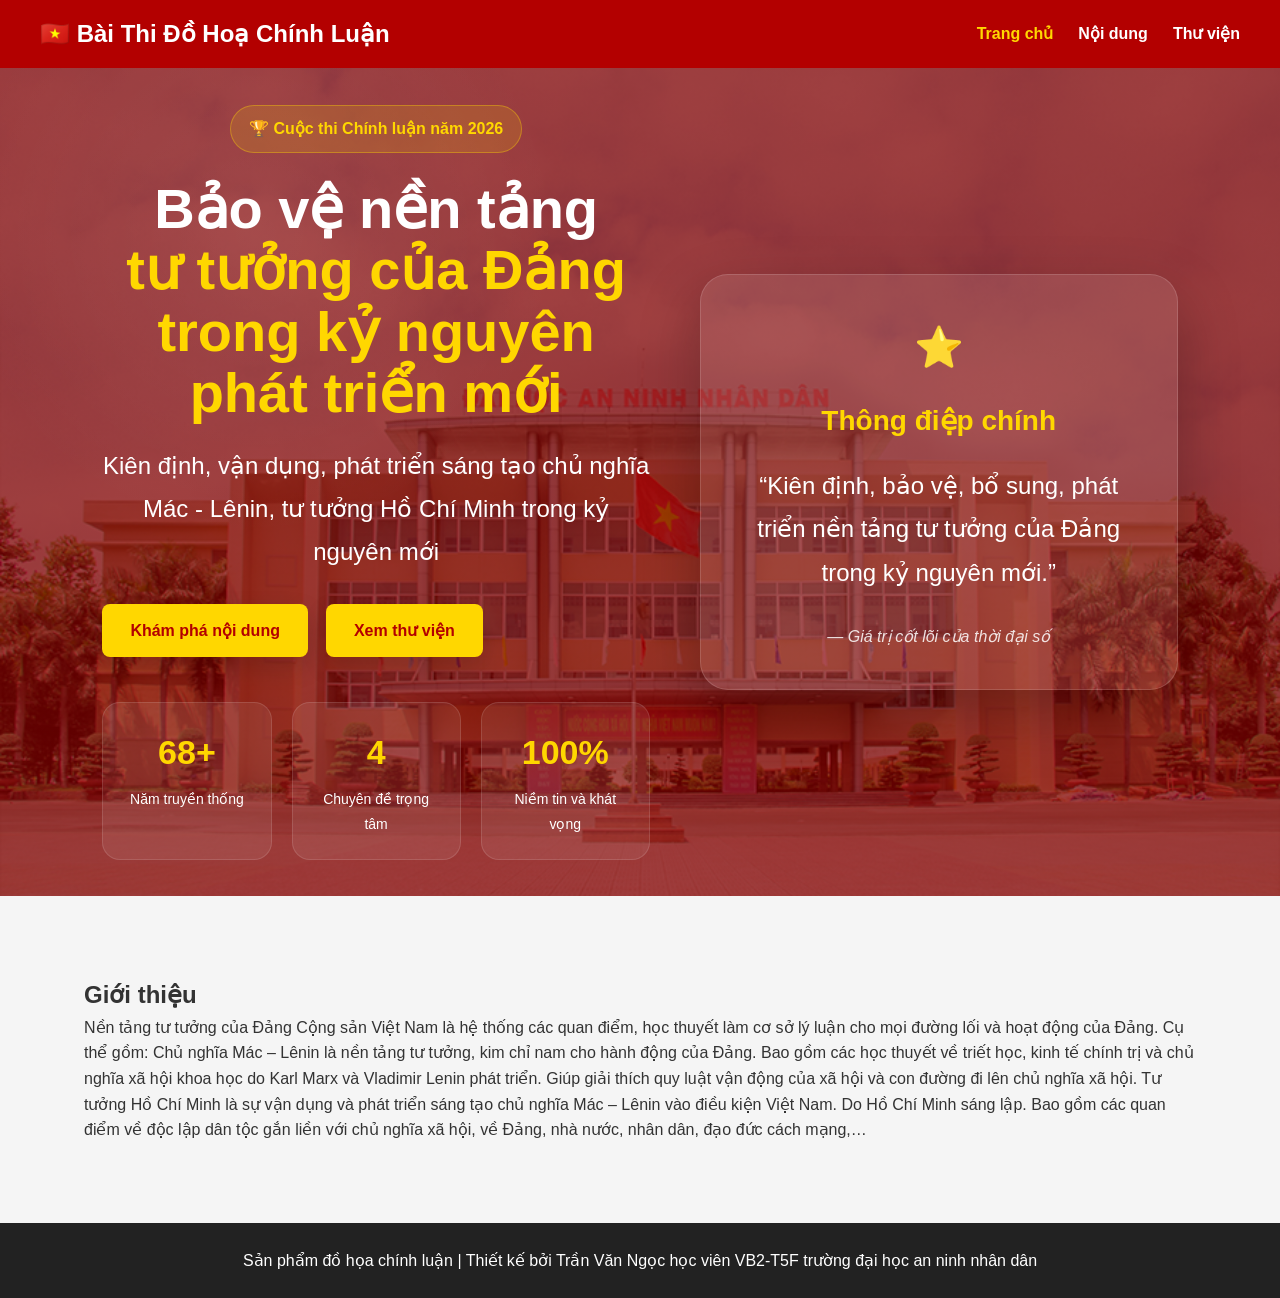
<file: index.html>
<!DOCTYPE html>
<html lang="vi">
<head>
    <meta charset="UTF-8">
    <meta name="viewport" content="width=device-width, initial-scale=1.0">
    <title>Bảo vệ nền tảng tư tưởng của Đảng</title>
    <link rel="stylesheet" href="style.css">
</head>
<body>
<header>
    <nav class="navbar">
        <div class="logo">🇻🇳 Bài Thi Đồ Hoạ Chính Luận</div>
        <ul>
            <li><a href="index.html" class="active">Trang chủ</a></li>
            <li><a href="about.html">Nội dung</a></li>
            <li><a href="gallery.html">Thư viện</a></li>
        </ul>
    </nav>
</header>
<section class="hero modern-hero">
    <div class="hero-content">
        <span class="hero-badge">🏆 Cuộc thi Chính luận năm 2026</span>
        <h1>Bảo vệ nền tảng<br><span>tư tưởng của Đảng trong kỷ nguyên phát triển mới<br></span></h1>
        <p>
            Kiên định, vận dụng, phát triển sáng tạo chủ nghĩa Mác - Lênin, tư tưởng
Hồ Chí Minh trong kỷ nguyên mới
        </p>

        <div class="hero-buttons">
            <a href="about.html" class="btn">Khám phá nội dung</a>
            <a href="gallery.html" class="btn btn-outline">Xem thư viện</a>
        </div>

        <div class="hero-stats">
            <div class="stat"><h3>80+</h3><span>Năm truyền thống</span></div>
            <div class="stat"><h3>4</h3><span>Chuyên đề trọng tâm</span></div>
            <div class="stat"><h3>100%</h3><span>Niềm tin và khát vọng</span></div>
        </div>
    </div>
    <div class="hero-card">
        <div class="quote-icon">⭐</div>
        <h3>Thông điệp chính</h3>
        <p>
            “Kiên định, bảo vệ, bổ sung, phát triển nền tảng tư tưởng của
Đảng trong kỷ nguyên mới.” 
        </p>
        <div class="quote-author">— Giá trị cốt lõi của thời đại số</div>
    </div>
</section>

<section class="intro container">
    <h2>Giới thiệu</h2>
    <p>
        Nền tảng tư tưởng của Đảng Cộng sản Việt Nam là hệ thống các quan điểm, học thuyết làm cơ sở lý luận cho mọi đường lối và hoạt động của Đảng. Cụ thể gồm: Chủ nghĩa Mác – Lênin là nền tảng tư tưởng, kim chỉ nam cho hành động của Đảng. Bao gồm các học thuyết về triết học, kinh tế chính trị và chủ nghĩa xã hội khoa học do Karl Marx và Vladimir Lenin phát triển. Giúp giải thích quy luật vận động của xã hội và con đường đi lên chủ nghĩa xã hội. Tư tưởng Hồ Chí Minh là sự vận dụng và phát triển sáng tạo chủ nghĩa Mác – Lênin vào điều kiện Việt Nam. Do Hồ Chí Minh sáng lập. Bao gồm các quan điểm về độc lập dân tộc gắn liền với chủ nghĩa xã hội, về Đảng, nhà nước, nhân dân, đạo đức cách mạng,…
    </p>
</section>

<footer>
    <p> Sản phẩm đồ họa chính luận | Thiết kế bởi Trần Văn Ngọc học viên VB2-T5F trường đại học an ninh nhân dân</p>
</footer>

<script src="script.js"></script>
</body>
</html>
</file>
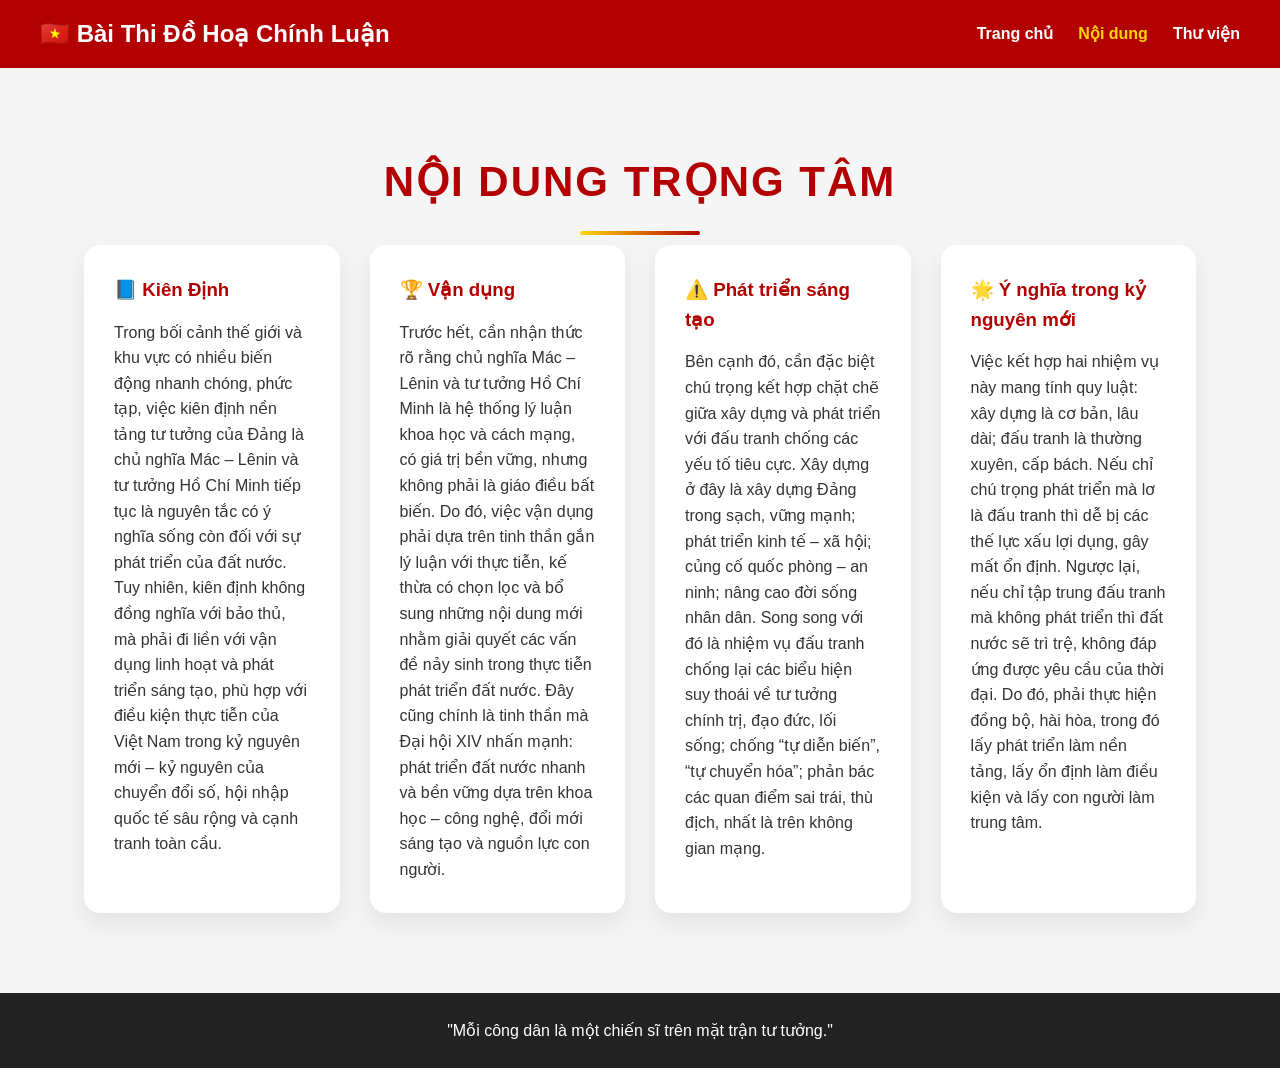
<file: about.html>
<!DOCTYPE html>
<html lang="vi">
<head>
    <meta charset="UTF-8">
    <meta name="viewport" content="width=device-width, initial-scale=1.0">
    <title>Nội dung chính luận</title>
    <link rel="stylesheet" href="style.css">
</head>
<body>

<header>
    <nav class="navbar">
        <div class="logo">🇻🇳 Bài Thi Đồ Hoạ Chính Luận</div>
        <ul>
            <li><a href="index.html">Trang chủ</a></li>
            <li><a href="about.html" class="active">Nội dung</a></li>
            <li><a href="gallery.html">Thư viện</a></li>
        </ul>
    </nav>
</header>
<section class="container">
    <h1 class="page-title">Nội dung trọng tâm</h1>

    <div class="grid">
        <div class="card">
            <h3>📘 Kiên Định</h3>
            <p>Trong bối cảnh thế giới và khu vực có nhiều biến động nhanh chóng, phức tạp, việc kiên định nền tảng tư tưởng của Đảng là chủ nghĩa Mác – Lênin và tư tưởng Hồ Chí Minh tiếp tục là nguyên tắc có ý nghĩa sống còn đối với sự phát triển của đất nước. Tuy nhiên, kiên định không đồng nghĩa với bảo thủ, mà phải đi liền với vận dụng linh hoạt và phát triển sáng tạo, phù hợp với điều kiện thực tiễn của Việt Nam trong kỷ nguyên mới – kỷ nguyên của chuyển đổi số, hội nhập quốc tế sâu rộng và cạnh tranh toàn cầu.
</p>
        </div>

        <div class="card">
            <h3>🏆 Vận dụng</h3>
            <p>Trước hết, cần nhận thức rõ rằng chủ nghĩa Mác – Lênin và tư tưởng Hồ Chí Minh là hệ thống lý luận khoa học và cách mạng, có giá trị bền vững, nhưng không phải là giáo điều bất biến. Do đó, việc vận dụng phải dựa trên tinh thần gắn lý luận với thực tiễn, kế thừa có chọn lọc và bổ sung những nội dung mới nhằm giải quyết các vấn đề nảy sinh trong thực tiễn phát triển đất nước. Đây cũng chính là tinh thần mà Đại hội XIV nhấn mạnh: phát triển đất nước nhanh và bền vững dựa trên khoa học – công nghệ, đổi mới sáng tạo và nguồn lực con người.
</p>
        </div>

        <div class="card">
            <h3>⚠️ Phát triển sáng tạo</h3>
            <p>Bên cạnh đó, cần đặc biệt chú trọng kết hợp chặt chẽ giữa xây dựng và phát triển với đấu tranh chống các yếu tố tiêu cực. Xây dựng ở đây là xây dựng Đảng trong sạch, vững mạnh; phát triển kinh tế – xã hội; củng cố quốc phòng – an ninh; nâng cao đời sống nhân dân. Song song với đó là nhiệm vụ đấu tranh chống lại các biểu hiện suy thoái về tư tưởng chính trị, đạo đức, lối sống; chống “tự diễn biến”, “tự chuyển hóa”; phản bác các quan điểm sai trái, thù địch, nhất là trên không gian mạng.</p>
        </div>
<div class="card">
            <h3>🌟 Ý nghĩa trong kỷ nguyên mới</h3>
            <p>Việc kết hợp hai nhiệm vụ này mang tính quy luật: xây dựng là cơ bản, lâu dài; đấu tranh là thường xuyên, cấp bách. Nếu chỉ chú trọng phát triển mà lơ là đấu tranh thì dễ bị các thế lực xấu lợi dụng, gây mất ổn định. Ngược lại, nếu chỉ tập trung đấu tranh mà không phát triển thì đất nước sẽ trì trệ, không đáp ứng được yêu cầu của thời đại. Do đó, phải thực hiện đồng bộ, hài hòa, trong đó lấy phát triển làm nền tảng, lấy ổn định làm điều kiện và lấy con người làm trung tâm.</p>
        </div>
    </div>
</section>

<footer>
    <p>"Mỗi công dân là một chiến sĩ trên mặt trận tư tưởng." </p>
</footer>

</body>
</html>
</file>
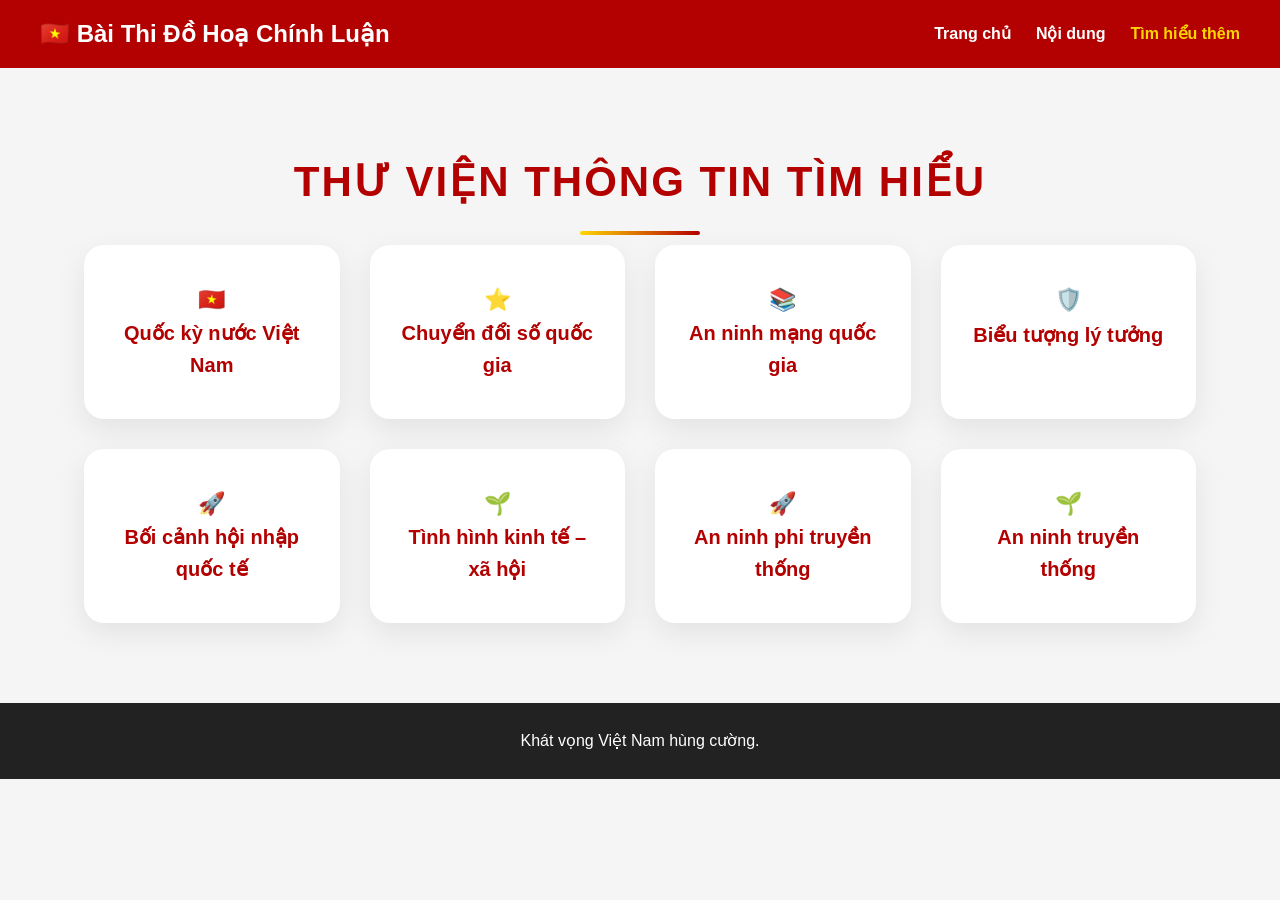
<file: gallery.html>
<!DOCTYPE html>
<html lang="vi">
<head>
    <meta charset="UTF-8">
    <meta name="viewport" content="width=device-width, initial-scale=1.0">
    <title>Thư viện thông tin tìm hiểu</title>
    <link rel="stylesheet" href="style.css">
</head>
<body>

<header>
    <nav class="navbar">
        <div class="logo">🇻🇳 Bài Thi Đồ Hoạ Chính Luận</div>
        <ul>
            <li><a href="index.html">Trang chủ</a></li>
            <li><a href="about.html">Nội dung</a></li>
            <li><a href="gallery.html" class="active">Tìm hiểu thêm</a></li>
        </ul>
    </nav>
</header>
<section class="container">
    <h1 class="page-title">Thư viện thông tin tìm hiểu</h1>
    <div class="gallery">
        <div class="gallery-item">🇻🇳 <a href="https://chinhphu.vn/quoc-ky-quoc-huy-quoc-ca-tuyen-ngon-68378" target="_blank"> Quốc kỳ nước Việt Nam
        </a></div>
        <div class="gallery-item">⭐ <a href="https://chinhphu.vn/default.aspx?pageid=27160&docid=200163" target="_blank"> Chuyển đổi số quốc gia
        </a></div>
        <div class="gallery-item">📚 <a href="https://www.nca.org.vn/home?l=vi" target="_blank"> An ninh mạng quốc gia
        </a></div>
        <div class="gallery-item">🛡️ <a href="https://cand.vn/bieu-tuong-cua-viet-nam-la-gi-post8330.html" target="_blank"> Biểu tượng lý tưởng
        </a></div>
        <div class="gallery-item">🚀 <a href="https://baochinhphu.vn/vuon-minh-trong-hoi-nhap-quoc-te-102250403103503168.htm" target="_blank"> Bối cảnh hội nhập quốc tế
        </a></div>
        <div class="gallery-item">🌱 <a href="https://chinhphu.vn/tinh-hinh-thuc-hien-phat-trien-kinh-texa-hoi" target="_blank"> Tình hình kinh tế – xã hội
        </a></div>
        <div class="gallery-item">🚀 <a href="https://thuvienphapluat.vn/lao-dong-tien-luong/an-ninh-phi-truyen-thong-la-gi-vi-du-bai-thu-hoach-an-ninh-phi-truyen-thong-cho-cong-chuc-vien-chuc-31429.html" target="_blank"> An ninh phi truyền thống
        </a></div>
        <div class="gallery-item">🌱 <a href="https://diendandoanhnghiep.vn/van-de-an-ninh-truyen-thong-va-an-ninh-phi-truyen-thong-tren-bien-dong-hien-nay-10064342.html" target="_blank"> An ninh truyền thống
        </a></div>

    </div>
</section>

<footer>
    <p>Khát vọng Việt Nam hùng cường.</p>
</footer>

</body>
</html>
</file>
<file: style.css>
/* === HERO TRANG CHỦ HIỆN ĐẠI === */
.hero { color: white; }

.modern-hero {
    min-height: 92vh;
    background:
        radial-gradient(circle at top right, rgba(255, 215, 0, 0.18), transparent 35%),
        linear-gradient(135deg, rgba(96, 0, 0, 0.92), rgba(179, 0, 0, 0.88)), 
        url('h.jpg') center/cover;
    display: grid;
    grid-template-columns: 1.4fr 0.9fr;
    gap: 50px;
    align-items: center;
    padding: 80px 8%; 
}
.hero-content { max-width: 760px; }

.hero-badge {
    display: inline-block;
    background: rgba(255, 215, 0, 0.15);
    color: #ffd700;
    padding: 10px 18px;
    border: 1px solid rgba(255, 215, 0, 0.35);
    border-radius: 999px;
    margin-bottom: 25px;
    font-weight: bold;
}

.modern-hero h1 {
    font-size: 68px;
    line-height: 1.1;
    margin-bottom: 25px;
    font-weight: 800;
}
.modern-hero h1 span {
    color: #ffd700;
}

.modern-hero p {
    font-size: 22px;
    line-height: 1.8;
    margin-bottom: 35px;
}

.hero-buttons {
    display: flex;
    gap: 18px;
    flex-wrap: wrap;
    margin-bottom: 45px;
}

.btn-outline {
    background: transparent;
    color: white;
    border: 2px solid rgba(255,255,255,0.35);
}
.hero-stats {
    display: grid;
    grid-template-columns: repeat(3, 1fr);
    gap: 20px;
}

.stat {
    background: rgba(255,255,255,0.08);
    border: 1px solid rgba(255,255,255,0.12);
    padding: 22px;
    border-radius: 18px;
}

.stat h3 {
    font-size: 34px;
    color: #ffd700;
    margin-bottom: 6px;
}
.stat span { font-size: 14px; }

.hero-card {
    background: rgba(255,255,255,0.10);
    border: 1px solid rgba(255,255,255,0.14);
    border-radius: 28px;
    padding: 40px;
    box-shadow: 0 25px 60px rgba(0,0,0,0.25);
}

.quote-icon {
    font-size: 40px;
    margin-bottom: 20px;
}

.hero-card h3 {
    font-size: 28px;
    margin-bottom: 20px;
    color: #ffd700;
}
.quote-author {
    font-style: italic;
    opacity: 0.85;
}

* {
    margin: 0;
    padding: 0;
    box-sizing: border-box;
    font-family: Arial, sans-serif;
}

body {
    background: #f5f5f5;
    color: #333;
    line-height: 1.6;
}
.container {
    width: 90%;
    max-width: 1200px;
    margin: auto;
    padding: 60px 0;
}

.navbar {
    background: #b30000;
    color: white;
    display: flex;
    justify-content: space-between;
    align-items: center;
    padding: 15px 40px;
    position: sticky;
    top: 0;
    z-index: 1000;
}
.logo {
    font-size: 24px;
    font-weight: bold;
}

.navbar ul {
    list-style: none;
    display: flex;
    gap: 25px;
}

.navbar a {
    color: white;
    text-decoration: none;
    font-weight: bold;
}

.navbar a.active,
.navbar a:hover {
    color: #ffd700;
}
.hero {
    height: 90vh;
    background: linear-gradient(rgba(128,0,0,0.75), rgba(128,0,0,0.75)),
                url('h.jpg') center/cover;
    display: flex;
    justify-content: center;
    align-items: center;
    text-align: center;
    color: white;
}

.hero h1 {
    font-size: 56px;
    margin-bottom: 20px;
}

.hero p {
    font-size: 24px;
    margin-bottom: 30px;
}
.btn {
    display: inline-block;
    background: #ffd700;
    color: #b30000;
    padding: 14px 28px;
    border-radius: 8px;
    text-decoration: none;
    font-weight: bold;
    border: none;
    cursor: pointer;
}

.btn:hover {
    transform: translateY(-2px);
}
.page-title {
    text-align: center;
    font-size: 42px;
    color: #b30000;
    margin-bottom: 40px;
}

.grid {
    display: grid;
    grid-template-columns: repeat(auto-fit, minmax(250px, 1fr));
    gap: 30px;
}

.card {
    background: white;
    padding: 30px;
    border-radius: 16px;
    box-shadow: 0 10px 25px rgba(0,0,0,0.08);
}
.card h3 {
    color: #b30000;
    margin-bottom: 15px;
}

.gallery {
    display: grid;
    grid-template-columns: repeat(auto-fit, minmax(250px, 1fr));
    gap: 20px;
}

.gallery-item {
    background: linear-gradient(135deg, #b30000, #e60000);
    color: white;
    padding: 50px 20px;
    border-radius: 16px;
    text-align: center;
    font-size: 22px;
    font-weight: bold;
}
.contact-form {
    max-width: 700px;
    margin: auto;
    display: flex;
    flex-direction: column;
    gap: 20px;
}

.contact-form input,
.contact-form textarea {
    padding: 15px;
    border: 1px solid #ddd;
    border-radius: 8px;
    font-size: 16px;
}
footer {
    background: #222;
    color: white;
    text-align: center;
    padding: 25px;
    margin-top: 40px;
}

@media (max-width: 768px) {
    .navbar {
        flex-direction: column;
        gap: 15px;
    }

    .navbar ul {
        flex-wrap: wrap;
        justify-content: center;
    }

    .hero h1 {
        font-size: 34px;
    }
.hero p {
        font-size: 18px;
    }
}
/* Hiệu ứng nâng cao */
.modern-hero::before {
    content: '';
    position: absolute;
    inset: 0;
    background: radial-gradient(circle at 20% 20%, rgba(255,255,255,0.06), transparent 25%);
    pointer-events: none;
}

.modern-hero {
    position: relative;
    overflow: hidden;
}

.hero-content,
.hero-card {
    position: relative;
    z-index: 2;
}
.btn {
    transition: all 0.35s ease;
    box-shadow: 0 10px 25px rgba(0,0,0,0.15);
}

.btn:hover {
    transform: translateY(-4px) scale(1.03);
    box-shadow: 0 18px 35px rgba(0,0,0,0.25);
}

.stat,
.hero-card {
    transition: all 0.4s ease;
}

.stat:hover,
.hero-card:hover {
    transform: translateY(-8px);
    box-shadow: 0 20px 40px rgba(0,0,0,0.22);
}

@keyframes float {
    0%, 100% { transform: translateY(0); }
    50% { transform: translateY(-8px); }
}

.hero-card {
    animation: float 5s ease-in-out infinite;
}
/* ===== THƯ VIỆN HÌNH ẢNH ===== */
.container {
    width: 90%;
    max-width: 1200px;
    margin: 60px auto;
    padding: 20px;
}

/* Tiêu đề */
.page-title {
    text-align: center;
    font-size: 42px;
    font-weight: 700;
    color: #b30000;
    margin-bottom: 10px;
    text-transform: uppercase;
    letter-spacing: 2px;
    position: relative;
}

.page-title::after {
    content: "";
    display: block;
    width: 120px;
    height: 4px;
    background: linear-gradient(90deg, #ffd700, #b30000);
    margin: 15px auto 0;
    border-radius: 10px;
}

/* Mô tả */
.page-subtitle {
    text-align: center;
    font-size: 18px;
    color: #555;
    max-width: 800px;
    margin: 0 auto 40px;
    line-height: 1.8;
}

/* Lưới ảnh */
.gallery {
    display: grid;
    grid-template-columns: repeat(auto-fit, minmax(250px, 1fr));
    gap: 30px;
}

/* Từng ô */
.gallery-item {
    background: #ffffff;
    border-radius: 20px;
    padding: 35px 25px;
    text-align: center;
    box-shadow: 0 10px 30px rgba(0, 0, 0, 0.08);
    border: 2px solid transparent;
    transition: all 0.4s ease;
    position: relative;
    overflow: hidden;
}

/* Hiệu ứng nền */
.gallery-item::before {
    content: "";
    position: absolute;
    inset: 0;
    background: linear-gradient(135deg, rgba(179, 0, 0, 0.05), rgba(255, 215, 0, 0.08));
    opacity: 0;
    transition: 0.4s;
}

.gallery-item:hover::before {
    opacity: 1;
}

/* Hover */
.gallery-item:hover {
    transform: translateY(-10px) scale(1.03);
    box-shadow: 0 20px 40px rgba(179, 0, 0, 0.15);
    border-color: #ffd700;
}

/* Icon */
.gallery-icon {
    display: block;
    font-size: 60px;
    margin-bottom: 20px;
    position: relative;
    z-index: 2;
    transition: transform 0.4s ease;
}

.gallery-item:hover .gallery-icon {
    transform: scale(1.15) rotate(5deg);
}

/* Link */
.gallery-item a {
    position: relative;
    z-index: 2;
    display: inline-block;
    text-decoration: none;
    color: #b30000;
    font-size: 20px;
    font-weight: 600;
    line-height: 1.6;
    transition: 0.3s;
}

.gallery-item a:hover {
    color: #d40000;
}

/* Responsive */
@media (max-width: 768px) {
    .page-title {
        font-size: 30px;
    }

    .page-subtitle {
        font-size: 16px;
    }

    .gallery {
        gap: 20px;
    }

    .gallery-item {
        padding: 25px 20px;
    }

    .gallery-icon {
        font-size: 48px;
    }

    .gallery-item a {
        font-size: 18px;
    }
}

/* ================= MOBILE FIX (KHÔNG ĐỔI DESIGN) ================= */
@media (max-width: 768px) {

    /* NAVBAR */
    .navbar {
        flex-direction: column;
        align-items: center;
        gap: 10px;
        padding: 12px 15px;
        text-align: center;
    }

    .navbar ul {
        flex-wrap: wrap;
        justify-content: center;
        gap: 12px;
        padding-top: 5px;
    }

    /* HERO TEXT FIX */
    .hero-content {
        max-width: 100%;
        padding: 0 10px;
    }

    .hero-content h1 {
        font-size: 28px !important;
        line-height: 1.3;
    }

    .hero-content p {
        font-size: 16px !important;
        line-height: 1.6;
    }

    /* HERO GRID FIX (QUAN TRỌNG NHẤT) */
    .modern-hero {
        grid-template-columns: 1fr !important;
        gap: 25px;
        padding: 60px 20px;
        text-align: center;
    }

    /* HERO CARD */
    .hero-card {
        padding: 20px;
        border-radius: 16px;
    }

    /* BUTTON FIX */
    .btn {
        width: 100%;
        text-align: center;
    }

    /* GRID FIX */
    .grid {
        grid-template-columns: 1fr !important;
    }

    /* GALLERY FIX */
    .gallery {
        grid-template-columns: 1fr !important;
    }

    .gallery-item {
        font-size: 18px;
        padding: 30px 15px;
    }

    /* PAGE TITLE */
    .page-title {
        font-size: 28px;
    }
}
</file>
